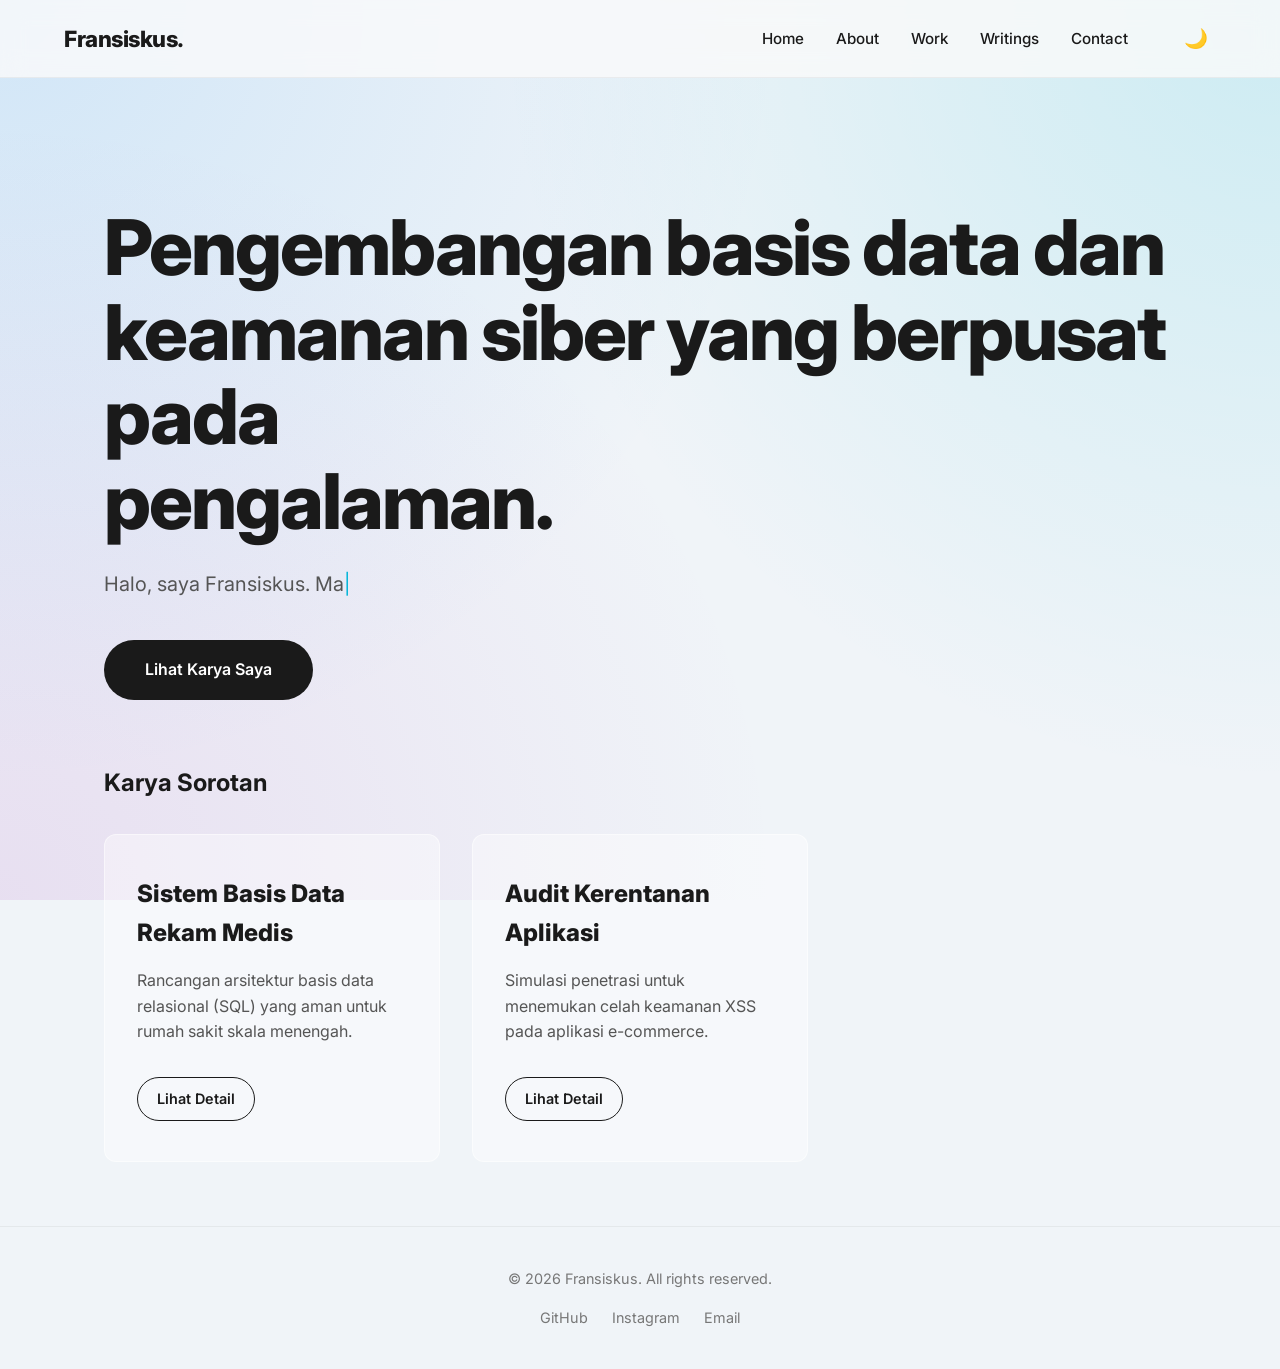
<file: index.html>
<!DOCTYPE html>
<html lang="id">

<head>
    <meta charset="UTF-8">
    <meta name="viewport" content="width=device-width, initial-scale=1.0">
    <title>Portofolio - Fransiskus</title>
    <link href="https://fonts.googleapis.com/css2?family=Inter:wght@400;500;600;800&display=swap" rel="stylesheet">
    <link rel="stylesheet" href="style.css">
</head>

<body>

    <header>
        <div class="logo">Fransiskus.</div>
        <nav>
            <ul class="nav-links">
                <li><a href="index.html">Home</a></li>
                <li><a href="about.html">About</a></li>
                <li><a href="work.html">Work</a></li>
                <li><a href="writings.html">Writings</a></li>
                <li><a href="contact.html">Contact</a></li>
            </ul>
            <button class="theme-toggle" id="theme-btn">🌙</button>
        </nav>
    </header>

    <main>
        <section class="hero" style="min-height: auto; padding-top: 4rem; margin-bottom: 4rem;">
            <h1>Pengembangan basis data dan keamanan siber yang berpusat pada <br> pengalaman.</h1>
            <p id="typewriter" data-text="Halo, saya Fransiskus. Mahasiswa Ilmu Komputer yang berfokus pada pengembangan basis data dan memonitor ancaman keamanan siber.">Halo, saya Fransiskus.</p>
            <a href="work.html" class="btn reveal">Lihat Karya Saya</a>
        </section>

        <section class="projects">
            <h2 class="reveal">Karya Sorotan</h2>
            <div class="projects-grid" style="margin-top: 2rem;">
                <div class="project-card reveal">
                    <div class="project-content">
                        <h3>Sistem Basis Data Rekam Medis</h3>
                        <p>Rancangan arsitektur basis data relasional (SQL) yang aman untuk rumah sakit skala menengah.</p>
                        <div class="project-links">
                            <a href="work.html" class="btn-outline">Lihat Detail</a>
                        </div>
                    </div>
                </div>

                <div class="project-card reveal">
                    <div class="project-content">
                        <h3>Audit Kerentanan Aplikasi</h3>
                        <p>Simulasi penetrasi untuk menemukan celah keamanan XSS pada aplikasi e-commerce.</p>
                        <div class="project-links">
                            <a href="work.html" class="btn-outline">Lihat Detail</a>
                        </div>
                    </div>
                </div>
            </div>
        </section>
    </main>

    <footer>
        <p>&copy; 2026 Fransiskus. All rights reserved.</p>
        <div class="footer-links">
            <a href="https://github.com/FxNovryandhikaW" target="_blank">GitHub</a>
            <a href="https://www.instagram.com/mor_xave?igsh=MXFkemphZzdudDBiaA==" target="_blank">Instagram</a>
            <a href="mailto:novryandhykawidyanto@gmail.com">Email</a>
        </div>
    </footer>

    <script src="scripts.js"></script>
</body>

</html>
</file>
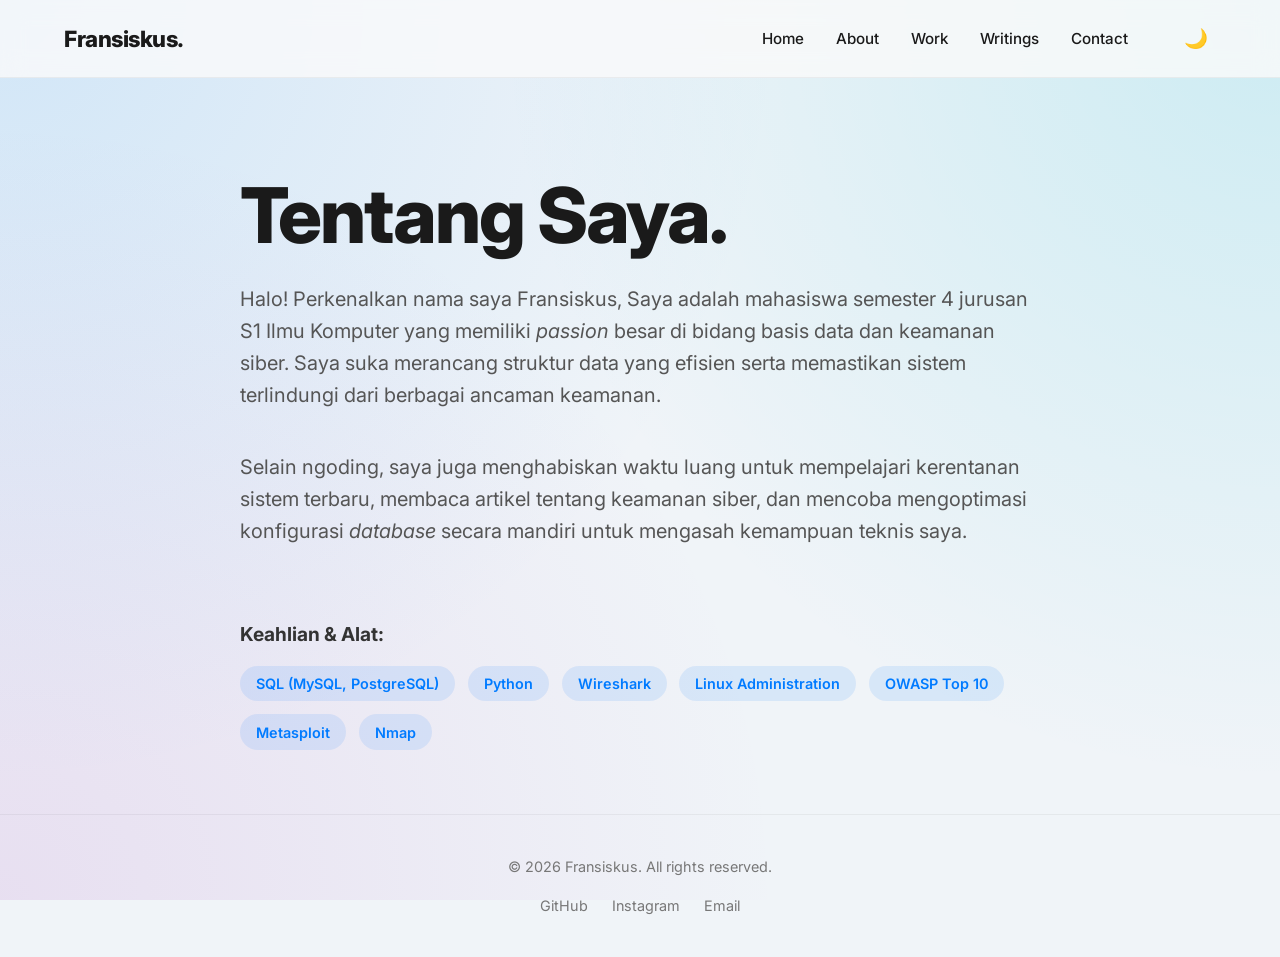
<file: about.html>
<!DOCTYPE html>
<html lang="id">

<head>
    <meta charset="UTF-8">
    <meta name="viewport" content="width=device-width, initial-scale=1.0">
    <title>About - Portofolio Minimalis</title>
    <link href="https://fonts.googleapis.com/css2?family=Inter:wght@400;500;600;800&display=swap" rel="stylesheet">
    <link rel="stylesheet" href="style.css">
</head>

<body>

    <header>
        <div class="logo">Fransiskus.</div>
        <nav>
            <ul class="nav-links">
                <li><a href="index.html">Home</a></li>
                <li><a href="about.html">About</a></li>
                <li><a href="work.html">Work</a></li>
                <li><a href="writings.html">Writings</a></li>
                <li><a href="contact.html">Contact</a></li>
            </ul>
            <button class="theme-toggle" id="theme-btn">🌙</button>
        </nav>
    </header>

    <main>
        <section class="hero" style="min-height: auto; padding-top: 2rem;">
            <h1>Tentang Saya.</h1>
            <p style="max-width: 800px;">
                Halo! Perkenalkan nama saya Fransiskus, Saya adalah mahasiswa semester 4 jurusan S1 Ilmu Komputer yang
                memiliki <i>passion</i> besar di bidang basis data dan keamanan siber. Saya suka merancang struktur data
                yang efisien serta memastikan sistem terlindungi dari berbagai ancaman keamanan.
            </p>
            <p style="max-width: 800px;">
                Selain ngoding, saya juga menghabiskan waktu luang untuk mempelajari kerentanan sistem terbaru, membaca
                artikel tentang keamanan siber, dan mencoba mengoptimasi konfigurasi <i>database</i> secara mandiri
                untuk mengasah kemampuan teknis saya.
            </p>

            <div class="tech-stack" style="max-width: 800px;">
                <h3>Keahlian & Alat:</h3>
                <ul class="stack-list">
                    <li>SQL (MySQL, PostgreSQL)</li>
                    <li>Python</li>
                    <li>Wireshark</li>
                    <li>Linux Administration</li>
                    <li>OWASP Top 10</li>
                    <li>Metasploit</li>
                    <li>Nmap</li>
                </ul>
            </div>
        </section>
    </main>

    <footer>
        <p>&copy; 2026 Fransiskus. All rights reserved.</p>
        <div class="footer-links">
            <a href="https://github.com/FxNovryandhikaW" target="_blank">GitHub</a>
            <a href="https://www.instagram.com/mor_xave?igsh=MXFkemphZzdudDBiaA==" target="_blank">Instagram</a>
            <a href="mailto:novryandhykawidyanto@gmail.com">Email</a>
        </div>
    </footer>

    <script src="scripts.js"></script>
</body>

</html>
</file>
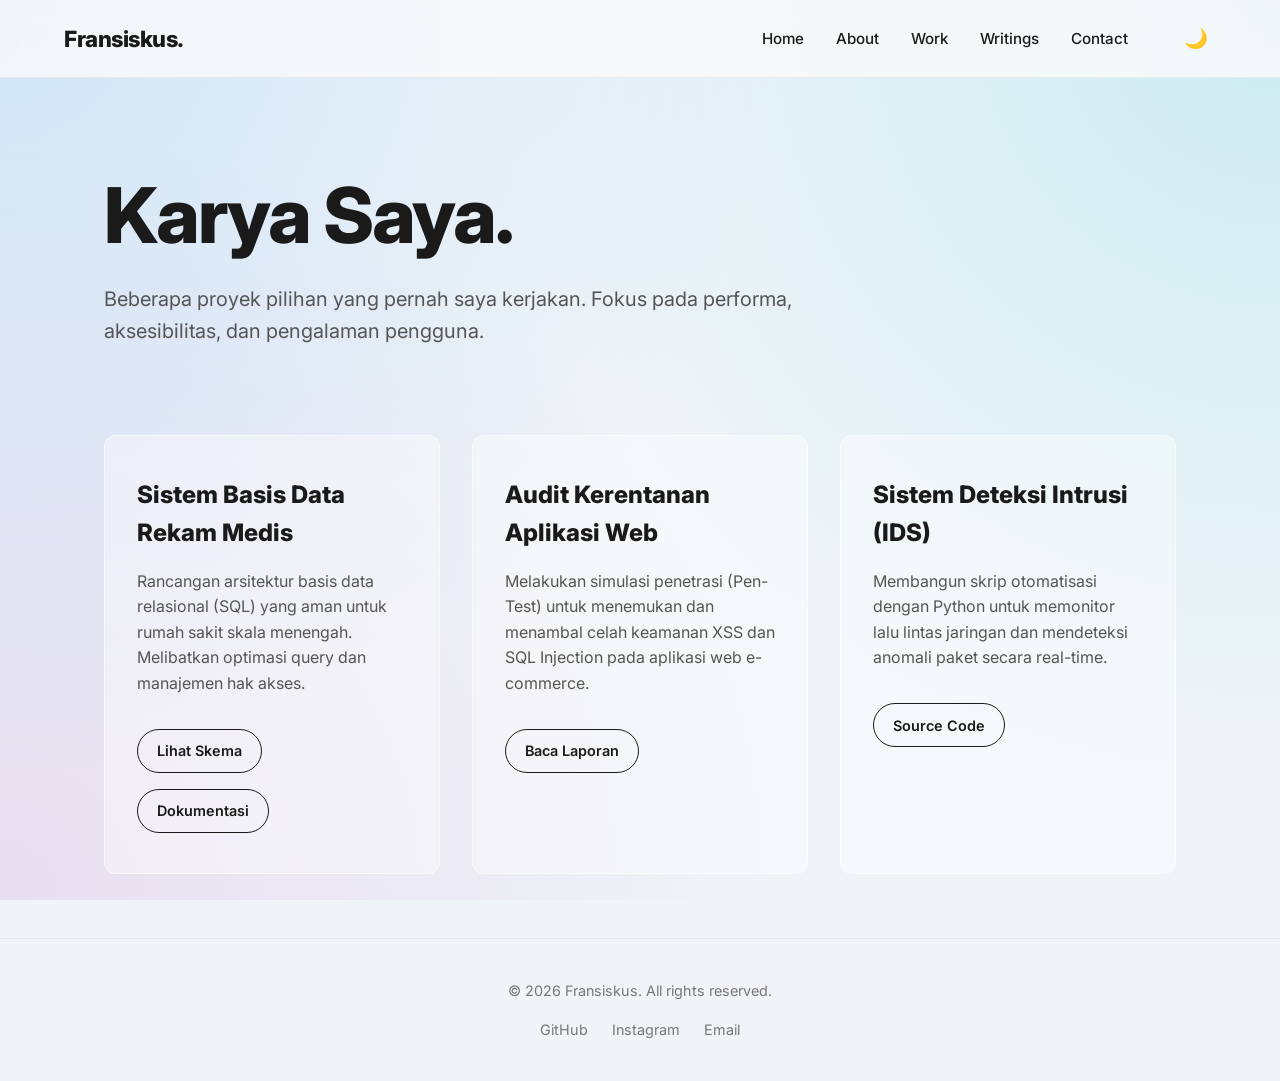
<file: work.html>
<!DOCTYPE html>
<html lang="id">

<head>
  <meta charset="UTF-8">
  <meta name="viewport" content="width=device-width, initial-scale=1.0">
  <title>Work - Portofolio Minimalis</title>
  <link href="https://fonts.googleapis.com/css2?family=Inter:wght@400;500;600;800&display=swap" rel="stylesheet">
  <link rel="stylesheet" href="style.css">
</head>

<body>

  <header>
    <div class="logo">Fransiskus.</div>
    <nav>
      <ul class="nav-links">
        <li><a href="index.html">Home</a></li>
        <li><a href="about.html">About</a></li>
        <li><a href="work.html">Work</a></li>
        <li><a href="writings.html">Writings</a></li>
        <li><a href="contact.html">Contact</a></li>
      </ul>
      <button class="theme-toggle" id="theme-btn">🌙</button>
    </nav>
  </header>

  <main>
    <section class="hero" style="min-height: auto; padding-top: 2rem; margin-bottom: 3rem;">
      <h1>Karya Saya.</h1>
      <p style="max-width: 800px;">
        Beberapa proyek pilihan yang pernah saya kerjakan. Fokus pada performa, aksesibilitas, dan pengalaman pengguna.
      </p>
    </section>

    <section class="projects">
      <div class="projects-grid">
        <div class="project-card reveal">
          <div class="project-content">
            <h3>Sistem Basis Data Rekam Medis</h3>
            <p>Rancangan arsitektur basis data relasional (SQL) yang aman untuk rumah sakit skala menengah. Melibatkan optimasi query dan manajemen hak akses.</p>
            <div class="project-links">
              <a href="#" class="btn-outline">Lihat Skema</a>
              <a href="#" class="btn-outline">Dokumentasi</a>
            </div>
          </div>
        </div>

        <div class="project-card reveal">
          <div class="project-content">
            <h3>Audit Kerentanan Aplikasi Web</h3>
            <p>Melakukan simulasi penetrasi (Pen-Test) untuk menemukan dan menambal celah keamanan XSS dan SQL Injection pada aplikasi web e-commerce.</p>
            <div class="project-links">
              <a href="#" class="btn-outline">Baca Laporan</a>
            </div>
          </div>
        </div>

        <div class="project-card reveal">
          <div class="project-content">
            <h3>Sistem Deteksi Intrusi (IDS)</h3>
            <p>Membangun skrip otomatisasi dengan Python untuk memonitor lalu lintas jaringan dan mendeteksi anomali paket secara real-time.</p>
            <div class="project-links">
              <a href="#" class="btn-outline">Source Code</a>
            </div>
          </div>
        </div>

      </div>
    </section>
  </main>
  <footer>
    <p>&copy; 2026 Fransiskus. All rights reserved.</p>
    <div class="footer-links">
      <a href="https://github.com/FxNovryandhikaW" target="_blank">GitHub</a>
      <a href="https://www.instagram.com/mor_xave?igsh=MXFkemphZzdudDBiaA==" target="_blank">Instagram</a>
      <a href="mailto:novryandhykawidyanto@gmail.com">Email</a>
    </div>
  </footer>

  <script src="scripts.js"></script>
</body>

</html>
</file>
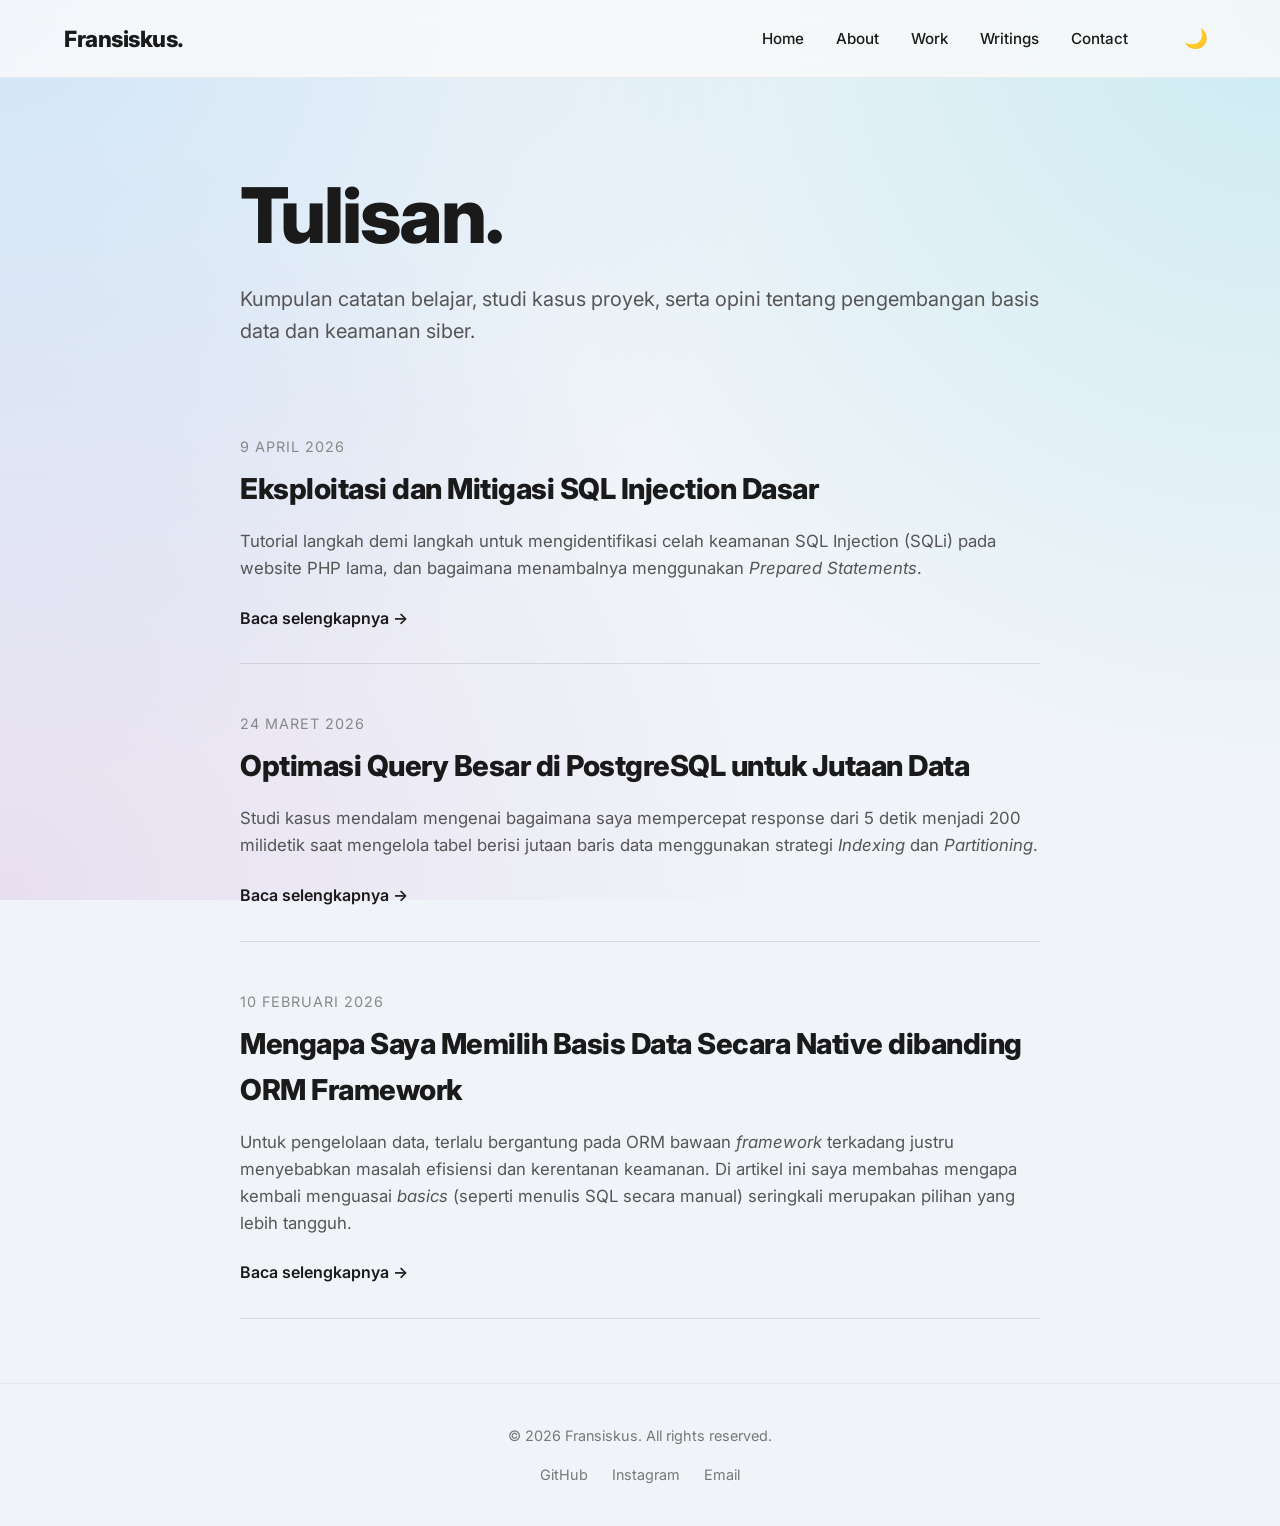
<file: writings.html>
<!DOCTYPE html>
<html lang="id">

<head>
  <meta charset="UTF-8">
  <meta name="viewport" content="width=device-width, initial-scale=1.0">
  <title>Writings - Portofolio Minimalis</title>
  <link href="https://fonts.googleapis.com/css2?family=Inter:wght@400;500;600;800&display=swap" rel="stylesheet">
  <link rel="stylesheet" href="style.css">
</head>

<body>

  <header>
    <div class="logo">Fransiskus.</div>
    <nav>
      <ul class="nav-links">
        <li><a href="index.html">Home</a></li>
        <li><a href="about.html">About</a></li>
        <li><a href="work.html">Work</a></li>
        <li><a href="writings.html">Writings</a></li>
        <li><a href="contact.html">Contact</a></li>
      </ul>
      <button class="theme-toggle" id="theme-btn">🌙</button>
    </nav>
  </header>

  <main>
    <section class="hero" style="min-height: auto; padding-top: 2rem; margin-bottom: 3rem;">
      <h1>Tulisan.</h1>
      <p style="max-width: 800px;">
        Kumpulan catatan belajar, studi kasus proyek, serta opini tentang pengembangan basis data dan keamanan siber.
      </p>
    </section>

    <section class="articles">
      <div class="articles-list">

        <article class="article-item reveal">
          <div class="article-date">9 April 2026</div>
          <h2><a href="#">Eksploitasi dan Mitigasi SQL Injection Dasar</a></h2>
          <p class="article-excerpt">
            Tutorial langkah demi langkah untuk mengidentifikasi celah keamanan SQL Injection (SQLi) pada website PHP lama, 
            dan bagaimana menambalnya menggunakan <i>Prepared Statements</i>.
          </p>
          <a href="#" class="read-more">Baca selengkapnya &rarr;</a>
        </article>

        <article class="article-item reveal">
          <div class="article-date">24 Maret 2026</div>
          <h2><a href="#">Optimasi Query Besar di PostgreSQL untuk Jutaan Data</a></h2>
          <p class="article-excerpt">
            Studi kasus mendalam mengenai bagaimana saya mempercepat response dari 5 detik menjadi 200 milidetik saat mengelola tabel 
            berisi jutaan baris data menggunakan strategi <i>Indexing</i> dan <i>Partitioning</i>.
          </p>
          <a href="#" class="read-more">Baca selengkapnya &rarr;</a>
        </article>

        <article class="article-item reveal">
          <div class="article-date">10 Februari 2026</div>
          <h2><a href="#">Mengapa Saya Memilih Basis Data Secara Native dibanding ORM Framework</a></h2>
          <p class="article-excerpt">
            Untuk pengelolaan data, terlalu bergantung pada ORM bawaan <i>framework</i> terkadang justru menyebabkan masalah efisiensi dan kerentanan keamanan. 
            Di artikel ini saya membahas mengapa kembali menguasai <i>basics</i> (seperti menulis SQL secara manual) seringkali merupakan pilihan yang lebih tangguh.
          </p>
          <a href="#" class="read-more">Baca selengkapnya &rarr;</a>
        </article>

      </div>
    </section>
  </main>
  <footer>
    <p>&copy; 2026 Fransiskus. All rights reserved.</p>
    <div class="footer-links">
      <a href="https://github.com/FxNovryandhikaW" target="_blank">GitHub</a>
      <a href="https://www.instagram.com/mor_xave?igsh=MXFkemphZzdudDBiaA==" target="_blank">Instagram</a>
      <a href="mailto:novryandhykawidyanto@gmail.com">Email</a>
    </div>
  </footer>

  <script src="scripts.js"></script>
</body>

</html>
</file>
<file: style.css>
/* Reset & Base */
* {
    margin: 0;
    padding: 0;
    box-sizing: border-box;
    /* Ini yang sudah diperbaiki! */
}

body {
    font-family: 'Inter', 'Segoe UI', Tahoma, Geneva, Verdana, sans-serif;
    background-color: #f0f4f8; /* Base color slightly bluer/darker to contrast with gradient */
    background-image: 
        radial-gradient(circle at 0% 0%, rgba(33, 150, 243, 0.15) 0%, transparent 50%),
        radial-gradient(circle at 100% 0%, rgba(0, 188, 212, 0.15) 0%, transparent 50%),
        radial-gradient(circle at 0% 100%, rgba(156, 39, 176, 0.1) 0%, transparent 50%);
    background-size: cover;
    background-attachment: fixed;
    background-repeat: no-repeat;
    color: #1a1a1a;
    line-height: 1.6;
    transition: background-color 0.4s ease, color 0.4s ease;
    display: flex;
    flex-direction: column;
    min-height: 100vh;
}

/* Animations */
@keyframes fadeIn {
    from { opacity: 0; transform: translateY(20px); }
    to { opacity: 1; transform: translateY(0); }
}

/* Dark Mode Variables */
body.dark-mode {
    background-color: #0b0f19;
    background-image: 
        radial-gradient(at 0% 0%, hsla(210, 100%, 15%, 0.6) 0px, transparent 50%),
        radial-gradient(at 100% 0%, hsla(210, 100%, 10%, 0.4) 0px, transparent 50%),
        linear-gradient(rgba(255, 255, 255, 0.02) 1px, transparent 1px),
        linear-gradient(90deg, rgba(255, 255, 255, 0.02) 1px, transparent 1px);
    background-size: 100% 100%, 100% 100%, 30px 30px, 30px 30px;
    background-attachment: fixed;
    color: #e5e7eb;
}

/* Header & Nav (Responsive & Sticky) */
header {
    position: sticky;
    top: 0;
    width: 100%;
    background-color: rgba(250, 250, 250, 0.8);
    backdrop-filter: blur(12px);
    /* Efek blur ala web modern */
    -webkit-backdrop-filter: blur(12px);
    border-bottom: 1px solid rgba(0, 0, 0, 0.05);
    z-index: 1000;
    padding: 1.2rem 5%;
    display: flex;
    justify-content: space-between;
    align-items: center;
}

body.dark-mode header {
    background-color: rgba(18, 18, 18, 0.8);
    border-bottom: 1px solid rgba(255, 255, 255, 0.1);
}

.logo {
    font-weight: 800;
    font-size: 1.4rem;
    letter-spacing: -0.5px;
}

/* Navigasi */
nav {
    display: flex;
    align-items: center;
    gap: 3rem;
}

.nav-links {
    display: flex;
    gap: 2rem;
    list-style: none;
}

.nav-links a {
    text-decoration: none;
    color: inherit;
    font-weight: 500;
    font-size: 0.95rem;
    position: relative;
    padding-bottom: 5px;
}

/* Efek garis bawah saat disentuh (hover) */
.nav-links a::after {
    content: '';
    position: absolute;
    width: 0;
    height: 2px;
    bottom: 0;
    left: 0;
    background-color: #007bff;
    transition: width 0.3s ease;
}

.nav-links a:hover::after {
    width: 100%;
}

/* Tombol Dark Mode */
.theme-toggle {
    background: none;
    border: none;
    cursor: pointer;
    font-size: 1.2rem;
    padding: 0.5rem;
    color: inherit;
    transition: transform 0.2s;
}

.theme-toggle:hover {
    transform: scale(1.1);
}

/* Main Content & Layout */
main {
    max-width: 1200px;
    margin: 0 auto;
    padding: 4rem 5%;
    flex: 1;
    animation: fadeIn 0.8s ease-out forwards;
}

/* Hero Section (Halaman Utama) */
.hero {
    min-height: 70vh;
    display: flex;
    flex-direction: column;
    justify-content: center;
    align-items: flex-start;
}

.hero h1 {
    /* Ukuran font responsif mengikuti lebar layar */
    font-size: clamp(3rem, 6vw, 5.5rem);
    line-height: 1.1;
    font-weight: 800;
    letter-spacing: -2px;
    margin-bottom: 1.5rem;
}

.hero p {
    font-size: clamp(1rem, 2vw, 1.25rem);
    max-width: 600px;
    color: #555;
    margin-bottom: 2.5rem;
}

body.dark-mode .hero p {
    color: #bbb;
}

/* Tombol Elegan */
.btn {
    display: inline-block;
    padding: 1rem 2.5rem;
    background-color: #1a1a1a;
    color: #fff;
    text-decoration: none;
    border-radius: 50px;
    font-weight: 600;
    transition: all 0.3s ease;
    border: 1px solid transparent;
}

.btn:hover {
    background-color: #333;
    box-shadow: 0 10px 20px rgba(0, 0, 0, 0.1);
    transform: translateY(-2px);
}

body.dark-mode .btn {
    background-color: #f5f5f5;
    color: #121212;
}

body.dark-mode .btn:hover {
    background-color: #fff;
    box-shadow: 0 10px 20px rgba(255, 255, 255, 0.1);
}

/* Articles List (writings.html) */
.articles-list {
    display: flex;
    flex-direction: column;
    gap: 3rem;
    max-width: 800px;
}

.article-item {
    border-bottom: 1px solid rgba(0, 0, 0, 0.1);
    padding-bottom: 2rem;
}

body.dark-mode .article-item {
    border-bottom: 1px solid rgba(255, 255, 255, 0.1);
}

.article-date {
    font-size: 0.9rem;
    color: #888;
    margin-bottom: 0.5rem;
    text-transform: uppercase;
    letter-spacing: 1px;
}

body.dark-mode .article-date {
    color: #999;
}

.article-item h2 {
    font-size: 1.8rem;
    font-weight: 800;
    margin-bottom: 1rem;
    letter-spacing: -0.5px;
}

.article-item h2 a {
    text-decoration: none;
    color: inherit;
    transition: color 0.3s ease;
}

.article-item h2 a:hover {
    color: #007bff;
}

.article-excerpt {
    color: #555;
    margin-bottom: 1.5rem;
    font-size: 1.05rem;
}

body.dark-mode .article-excerpt {
    color: #bbb;
}

.read-more {
    font-weight: 600;
    color: #1a1a1a;
    text-decoration: none;
    display: inline-flex;
    align-items: center;
    gap: 0.5rem;
    transition: color 0.3s ease, transform 0.3s ease;
}

body.dark-mode .read-more {
    color: #f5f5f5;
}

.read-more:hover {
    color: #007bff;
    transform: translateX(5px);
}

/* Projects Grid (work.html) */
.projects-grid {
    display: grid;
    grid-template-columns: repeat(auto-fill, minmax(300px, 1fr));
    gap: 2rem;
}

.project-card {
    background-color: rgba(255, 255, 255, 0.4); /* Glassmorphism light */
    backdrop-filter: blur(16px);
    -webkit-backdrop-filter: blur(16px);
    border: 1px solid rgba(255, 255, 255, 0.5);
    border-radius: 12px;
    padding: 2.5rem 2rem;
    transition: transform 0.3s ease, box-shadow 0.3s ease, background-color 0.3s ease;
}

body.dark-mode .project-card {
    background-color: rgba(20, 20, 20, 0.4); /* Glassmorphism dark */
    border-color: rgba(255, 255, 255, 0.05);
}

.project-card:hover {
    transform: translateY(-5px);
    box-shadow: 0 10px 30px rgba(0, 0, 0, 0.05);
}

body.dark-mode .project-card:hover {
    box-shadow: 0 10px 30px rgba(255, 255, 255, 0.05);
}

.project-content h3 {
    font-size: 1.5rem;
    margin-bottom: 1rem;
    font-weight: 800;
}

.project-content p {
    color: #555;
    margin-bottom: 2rem;
}

body.dark-mode .project-content p {
    color: #bbb;
}

.project-links {
    display: flex;
    gap: 1rem;
    flex-wrap: wrap;
}

.btn-outline {
    display: inline-block;
    padding: 0.6rem 1.2rem;
    border: 1px solid #1a1a1a;
    color: #1a1a1a;
    text-decoration: none;
    border-radius: 50px;
    font-size: 0.9rem;
    font-weight: 600;
    transition: all 0.3s ease;
}

.btn-outline:hover {
    background-color: #1a1a1a;
    color: #fff;
}

body.dark-mode .btn-outline {
    border-color: #f5f5f5;
    color: #f5f5f5;
}

body.dark-mode .btn-outline:hover {
    background-color: #f5f5f5;
    color: #121212;
}

/* Contact Layout (contact.html) */
.contact-container {
    display: grid;
    grid-template-columns: 1fr 2fr;
    gap: 4rem;
}

@media (max-width: 768px) {
    .contact-container {
        grid-template-columns: 1fr;
    }
}

.contact-info h3 {
    font-size: 1.5rem;
    margin-bottom: 1rem;
    font-weight: 800;
}

.contact-info p {
    margin-bottom: 2rem;
    color: #555;
}

body.dark-mode .contact-info p {
    color: #bbb;
}

.contact-info a {
    color: inherit;
    text-decoration: none;
    transition: color 0.3s ease;
}

.contact-info a:hover {
    color: #007bff;
}

.social-links {
    display: flex;
    flex-direction: column;
    gap: 1rem;
}

.form-group {
    margin-bottom: 1.5rem;
}

.form-group label {
    display: block;
    margin-bottom: 0.5rem;
    font-weight: 600;
    font-size: 0.9rem;
}

.form-group input,
.form-group textarea {
    width: 100%;
    padding: 1rem;
    border: 1px solid rgba(0, 0, 0, 0.1);
    border-radius: 8px;
    background-color: #fff;
    font-family: inherit;
    font-size: 1rem;
    color: inherit;
    transition: border-color 0.3s ease;
}

.form-group input:focus,
.form-group textarea:focus {
    outline: none;
    border-color: #007bff;
}

body.dark-mode .form-group input,
body.dark-mode .form-group textarea {
    background-color: #1a1a1a;
    border-color: rgba(255, 255, 255, 0.1);
}

body.dark-mode .form-group input:focus,
body.dark-mode .form-group textarea:focus {
    border-color: #007bff;
}

/* --- Tech Stack Section --- */
.tech-stack {
    margin-top: 2rem;
}

.tech-stack h3 {
    margin-bottom: 1rem;
    font-size: 1.2rem;
    color: #333;
}

body.dark-mode .tech-stack h3 {
    color: #ccc;
}

.stack-list {
    display: flex;
    flex-wrap: wrap;
    gap: 0.8rem;
    list-style: none;
}

.stack-list li {
    background-color: rgba(0, 123, 255, 0.1);
    color: #007bff;
    padding: 0.4rem 1rem;
    border-radius: 50px;
    font-size: 0.9rem;
    font-weight: 600;
    transition: background-color 0.3s ease, color 0.3s ease;
}

body.dark-mode .stack-list li {
    background-color: rgba(0, 123, 255, 0.2);
    color: #4da3ff;
}

.stack-list li:hover {
    background-color: #007bff;
    color: #fff;
}

/* --- Footer --- */
footer {
    text-align: center;
    padding: 2.5rem 5%;
    border-top: 1px solid rgba(0, 0, 0, 0.05);
    margin-top: auto;
    font-size: 0.9rem;
    color: #777;
    display: flex;
    flex-direction: column;
    align-items: center;
    gap: 1rem;
}

body.dark-mode footer {
    border-top: 1px solid rgba(255, 255, 255, 0.05);
    color: #888;
}

.footer-links {
    display: flex;
    gap: 1.5rem;
}

.footer-links a {
    color: inherit;
    text-decoration: none;
    transition: color 0.3s ease;
}

.footer-links a:hover {
    color: #007bff;
}

/* --- Scroll Reveal Animations --- */
.reveal {
    opacity: 0;
    transform: translateY(30px);
    transition: all 0.8s cubic-bezier(0.5, 0, 0, 1);
}

.reveal.active {
    opacity: 1;
    transform: translateY(0);
}

/* Cursor Custom Typewriter Blinker */
#typewriter::after {
    content: '|';
    animation: blink 1s infinite;
    color: #00b4d8;
}

@keyframes blink {
    0%, 100% { opacity: 1; }
    50% { opacity: 0; }
}
</file>
